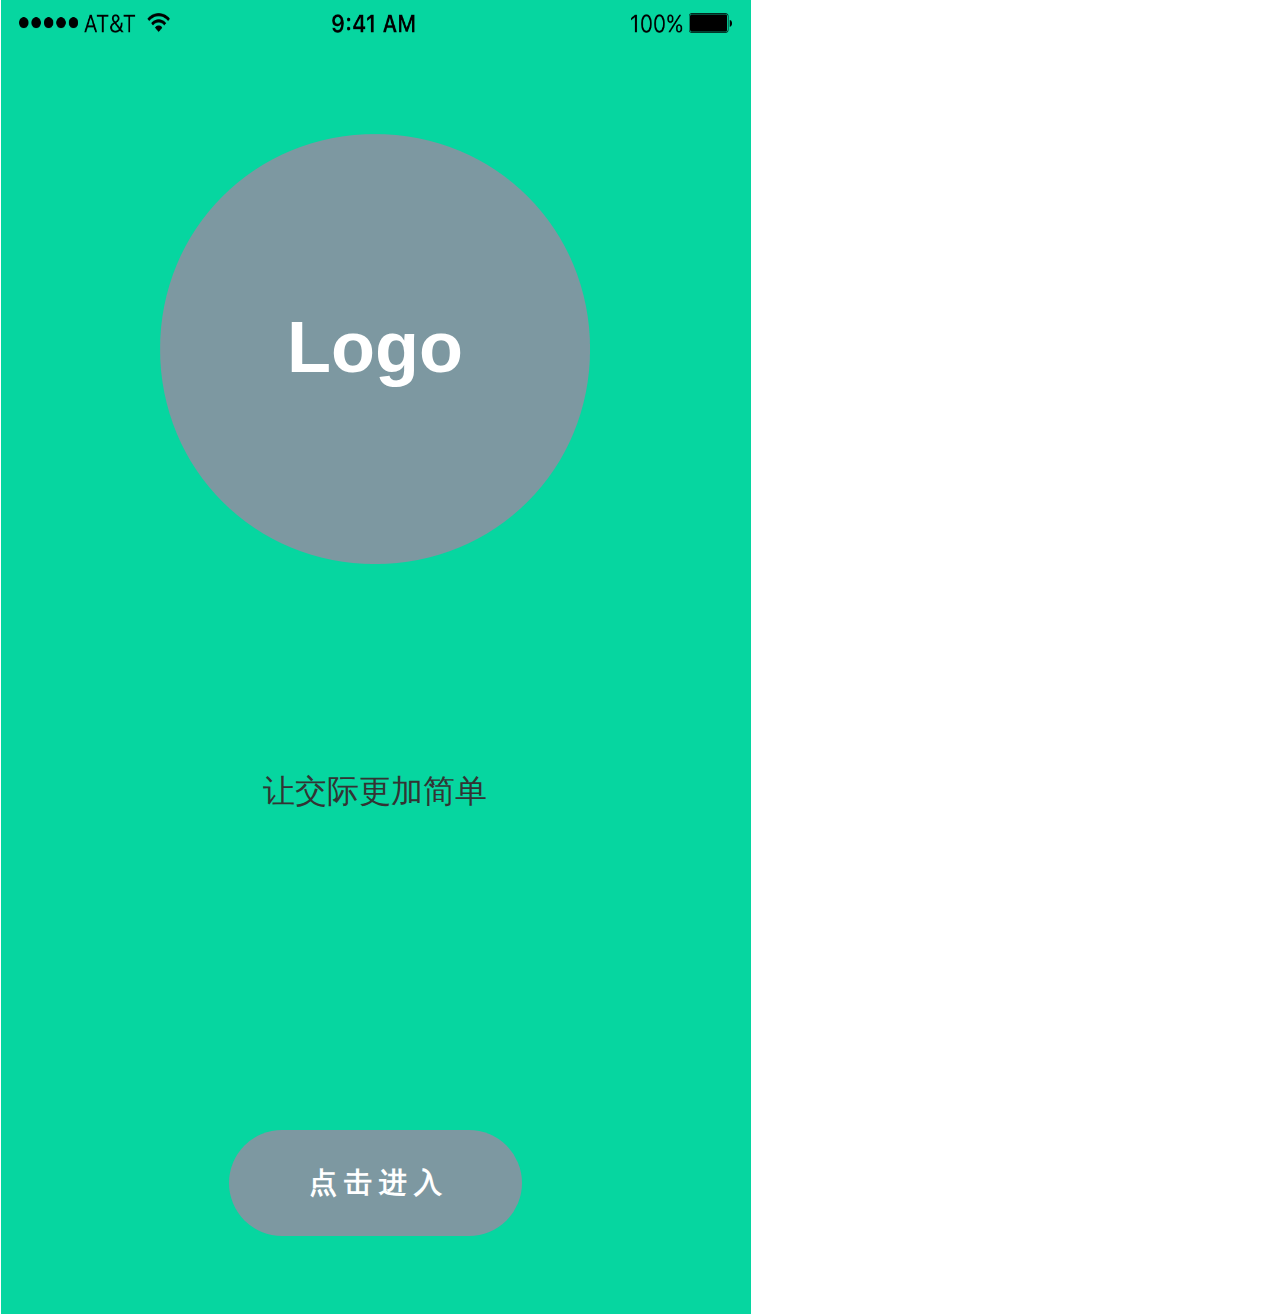
<file: index.html>
﻿<!DOCTYPE html>
<html>
  <head>
    <title>Home</title>
    <meta http-equiv="X-UA-Compatible" content="IE=edge"/>
    <meta http-equiv="content-type" content="text/html; charset=utf-8"/>
    <meta name="apple-mobile-web-app-capable" content="yes"/>
    <link href="resources/css/jquery-ui-themes.css" type="text/css" rel="stylesheet"/>
    <link href="resources/css/axure_rp_page.css" type="text/css" rel="stylesheet"/>
    <link href="data/styles.css" type="text/css" rel="stylesheet"/>
    <link href="files/home/styles.css" type="text/css" rel="stylesheet"/>
    <script src="resources/scripts/jquery-1.7.1.min.js"></script>
    <script src="resources/scripts/jquery-ui-1.8.10.custom.min.js"></script>
    <script src="resources/scripts/axure/axQuery.js"></script>
    <script src="resources/scripts/axure/globals.js"></script>
    <script src="resources/scripts/axutils.js"></script>
    <script src="resources/scripts/axure/annotation.js"></script>
    <script src="resources/scripts/axure/axQuery.std.js"></script>
    <script src="resources/scripts/axure/doc.js"></script>
    <script src="data/document.js"></script>
    <script src="resources/scripts/messagecenter.js"></script>
    <script src="resources/scripts/axure/events.js"></script>
    <script src="resources/scripts/axure/recording.js"></script>
    <script src="resources/scripts/axure/action.js"></script>
    <script src="resources/scripts/axure/expr.js"></script>
    <script src="resources/scripts/axure/geometry.js"></script>
    <script src="resources/scripts/axure/flyout.js"></script>
    <script src="resources/scripts/axure/ie.js"></script>
    <script src="resources/scripts/axure/model.js"></script>
    <script src="resources/scripts/axure/repeater.js"></script>
    <script src="resources/scripts/axure/sto.js"></script>
    <script src="resources/scripts/axure/utils.temp.js"></script>
    <script src="resources/scripts/axure/variables.js"></script>
    <script src="resources/scripts/axure/drag.js"></script>
    <script src="resources/scripts/axure/move.js"></script>
    <script src="resources/scripts/axure/visibility.js"></script>
    <script src="resources/scripts/axure/style.js"></script>
    <script src="resources/scripts/axure/adaptive.js"></script>
    <script src="resources/scripts/axure/tree.js"></script>
    <script src="resources/scripts/axure/init.temp.js"></script>
    <script src="files/home/data.js"></script>
    <script src="resources/scripts/axure/legacy.js"></script>
    <script src="resources/scripts/axure/viewer.js"></script>
    <script src="resources/scripts/axure/math.js"></script>
    <script type="text/javascript">
      $axure.utils.getTransparentGifPath = function() { return 'resources/images/transparent.gif'; };
      $axure.utils.getOtherPath = function() { return 'resources/Other.html'; };
      $axure.utils.getReloadPath = function() { return 'resources/reload.html'; };
    </script>
  </head>
  <body>
    <div id="base" class="">

      <!-- Unnamed (矩形) -->
      <div id="u0" class="ax_default box_1">
        <div id="u0_div" class=""></div>
        <!-- Unnamed () -->
        <div id="u1" class="text" style="display:none; visibility: hidden">
          <p><span></span></p>
        </div>
      </div>

      <!-- Unnamed (图像) -->
      <div id="u2" class="ax_default image">
        <img id="u2_img" class="img " src="images/home/u2.png"/>
        <!-- Unnamed () -->
        <div id="u3" class="text" style="display:none; visibility: hidden">
          <p><span></span></p>
        </div>
      </div>

      <!-- Unnamed (椭圆) -->
      <div id="u4" class="ax_default ellipse">
        <img id="u4_img" class="img " src="images/home/u4.png"/>
        <!-- Unnamed () -->
        <div id="u5" class="text" style="display:none; visibility: hidden">
          <p><span></span></p>
        </div>
      </div>

      <!-- Unnamed (矩形) -->
      <div id="u6" class="ax_default _标题_1">
        <div id="u6_div" class=""></div>
        <!-- Unnamed () -->
        <div id="u7" class="text">
          <p><span>Logo</span></p>
        </div>
      </div>

      <!-- Unnamed (矩形) -->
      <div id="u8" class="ax_default button">
        <div id="u8_div" class=""></div>
        <!-- Unnamed () -->
        <div id="u9" class="text">
          <p><span>点 击 进 入</span></p>
        </div>
      </div>

      <!-- Unnamed (矩形) -->
      <div id="u10" class="ax_default _标题_1">
        <div id="u10_div" class=""></div>
        <!-- Unnamed () -->
        <div id="u11" class="text">
          <p><span>让交际更加简单</span></p>
        </div>
      </div>
    </div>
  </body>
</html>
</file>
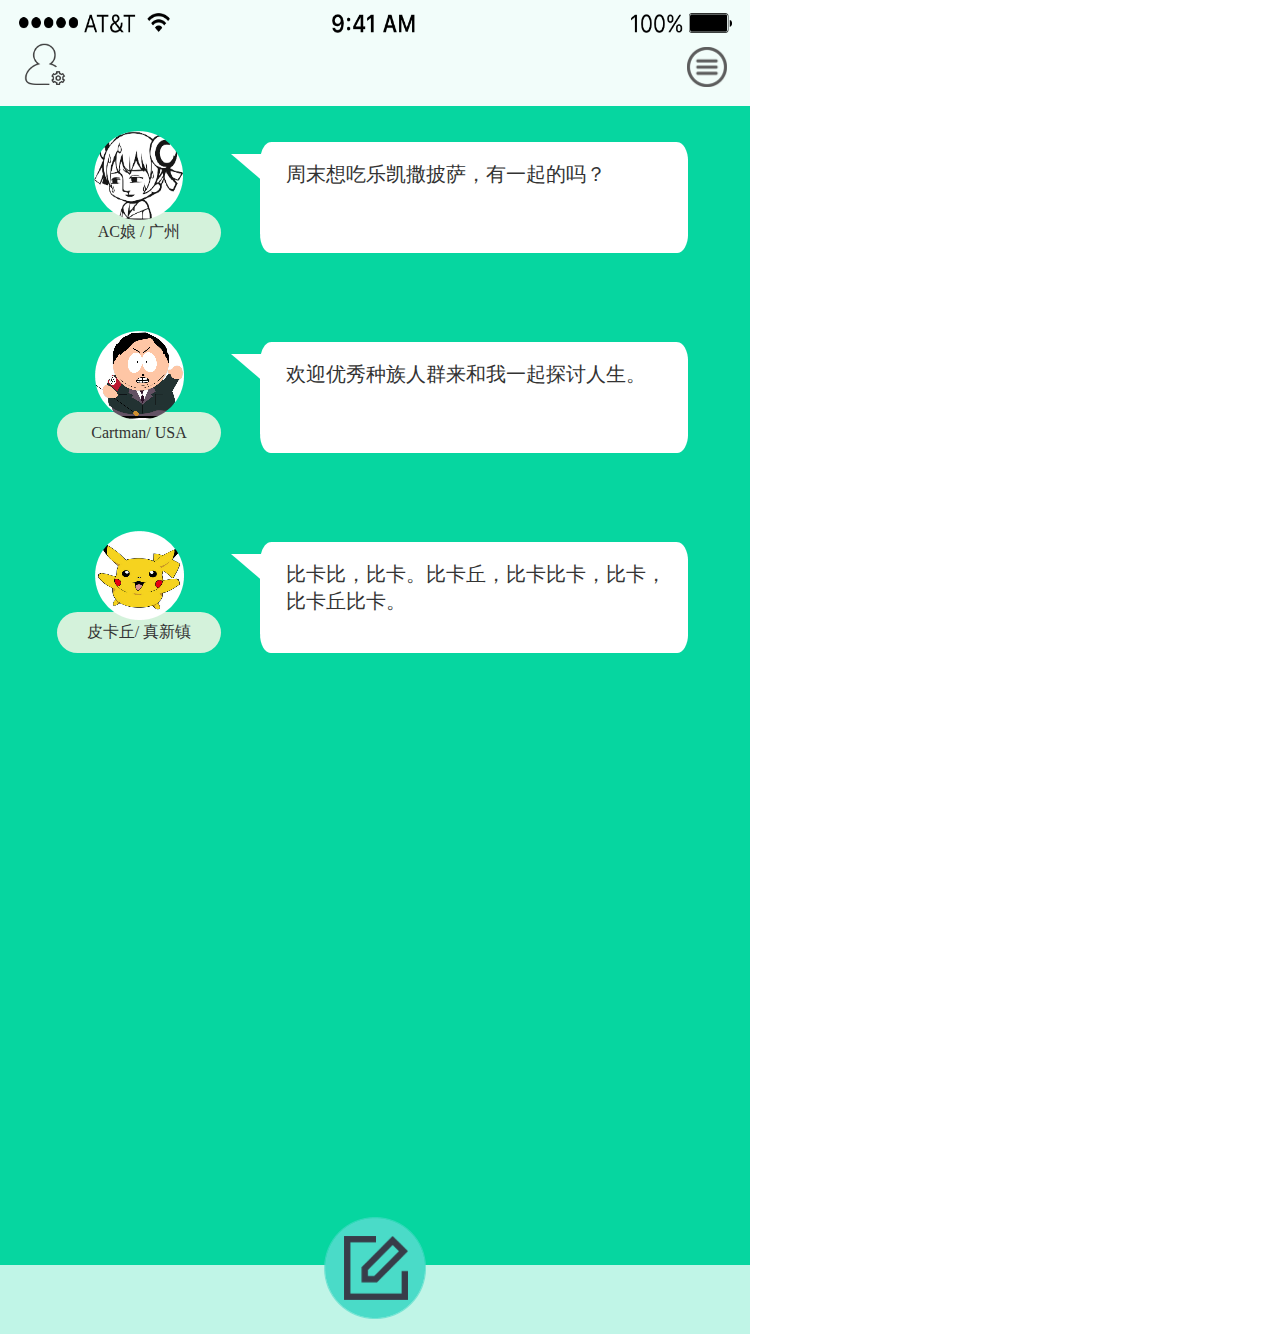
<file: page_1.html>
﻿<!DOCTYPE html>
<html>
  <head>
    <title>Page 1</title>
    <meta http-equiv="X-UA-Compatible" content="IE=edge"/>
    <meta http-equiv="content-type" content="text/html; charset=utf-8"/>
    <meta name="apple-mobile-web-app-capable" content="yes"/>
    <link href="resources/css/jquery-ui-themes.css" type="text/css" rel="stylesheet"/>
    <link href="resources/css/axure_rp_page.css" type="text/css" rel="stylesheet"/>
    <link href="data/styles.css" type="text/css" rel="stylesheet"/>
    <link href="files/page_1/styles.css" type="text/css" rel="stylesheet"/>
    <script src="resources/scripts/jquery-1.7.1.min.js"></script>
    <script src="resources/scripts/jquery-ui-1.8.10.custom.min.js"></script>
    <script src="resources/scripts/axure/axQuery.js"></script>
    <script src="resources/scripts/axure/globals.js"></script>
    <script src="resources/scripts/axutils.js"></script>
    <script src="resources/scripts/axure/annotation.js"></script>
    <script src="resources/scripts/axure/axQuery.std.js"></script>
    <script src="resources/scripts/axure/doc.js"></script>
    <script src="data/document.js"></script>
    <script src="resources/scripts/messagecenter.js"></script>
    <script src="resources/scripts/axure/events.js"></script>
    <script src="resources/scripts/axure/recording.js"></script>
    <script src="resources/scripts/axure/action.js"></script>
    <script src="resources/scripts/axure/expr.js"></script>
    <script src="resources/scripts/axure/geometry.js"></script>
    <script src="resources/scripts/axure/flyout.js"></script>
    <script src="resources/scripts/axure/ie.js"></script>
    <script src="resources/scripts/axure/model.js"></script>
    <script src="resources/scripts/axure/repeater.js"></script>
    <script src="resources/scripts/axure/sto.js"></script>
    <script src="resources/scripts/axure/utils.temp.js"></script>
    <script src="resources/scripts/axure/variables.js"></script>
    <script src="resources/scripts/axure/drag.js"></script>
    <script src="resources/scripts/axure/move.js"></script>
    <script src="resources/scripts/axure/visibility.js"></script>
    <script src="resources/scripts/axure/style.js"></script>
    <script src="resources/scripts/axure/adaptive.js"></script>
    <script src="resources/scripts/axure/tree.js"></script>
    <script src="resources/scripts/axure/init.temp.js"></script>
    <script src="files/page_1/data.js"></script>
    <script src="resources/scripts/axure/legacy.js"></script>
    <script src="resources/scripts/axure/viewer.js"></script>
    <script src="resources/scripts/axure/math.js"></script>
    <script type="text/javascript">
      $axure.utils.getTransparentGifPath = function() { return 'resources/images/transparent.gif'; };
      $axure.utils.getOtherPath = function() { return 'resources/Other.html'; };
      $axure.utils.getReloadPath = function() { return 'resources/reload.html'; };
    </script>
  </head>
  <body>
    <div id="base" class="">

      <!-- Unnamed (矩形) -->
      <div id="u12" class="ax_default box_1">
        <div id="u12_div" class=""></div>
        <!-- Unnamed () -->
        <div id="u13" class="text" style="display:none; visibility: hidden">
          <p><span></span></p>
        </div>
      </div>

      <!-- Unnamed (矩形) -->
      <div id="u14" class="ax_default box_1">
        <div id="u14_div" class=""></div>
        <!-- Unnamed () -->
        <div id="u15" class="text" style="display:none; visibility: hidden">
          <p><span></span></p>
        </div>
      </div>

      <!-- Unnamed (图像) -->
      <div id="u16" class="ax_default image">
        <img id="u16_img" class="img " src="images/page_1/u16.png"/>
        <!-- Unnamed () -->
        <div id="u17" class="text" style="display:none; visibility: hidden">
          <p><span></span></p>
        </div>
      </div>

      <!-- Unnamed (图像) -->
      <div id="u18" class="ax_default image">
        <img id="u18_img" class="img " src="images/page_1/u18.png"/>
        <!-- Unnamed () -->
        <div id="u19" class="text" style="display:none; visibility: hidden">
          <p><span></span></p>
        </div>
      </div>

      <!-- Unnamed (图像) -->
      <div id="u20" class="ax_default image">
        <img id="u20_img" class="img " src="images/home/u2.png"/>
        <!-- Unnamed () -->
        <div id="u21" class="text" style="display:none; visibility: hidden">
          <p><span></span></p>
        </div>
      </div>

      <!-- 头像1 (组合) -->
      <div id="u22" class="ax_default" data-label="头像1" data-width="750" data-height="1203">

        <!-- Unnamed (矩形) -->
        <div id="u23" class="ax_default box_1">
          <div id="u23_div" class=""></div>
          <!-- Unnamed () -->
          <div id="u24" class="text">
            <p><span>AC娘 / 广州</span></p>
          </div>
        </div>

        <!-- Unnamed (图像) -->
        <div id="u25" class="ax_default image">
          <img id="u25_img" class="img " src="images/page_1/u25.png"/>
          <!-- Unnamed () -->
          <div id="u26" class="text" style="display:none; visibility: hidden">
            <p><span></span></p>
          </div>
        </div>

        <!-- Unnamed (矩形) -->
        <div id="u27" class="ax_default box_1">
          <div id="u27_div" class=""></div>
          <!-- Unnamed () -->
          <div id="u28" class="text" style="display:none; visibility: hidden">
            <p><span></span></p>
          </div>
        </div>
      </div>

      <!-- 头像2 (组合) -->
      <div id="u29" class="ax_default" data-label="头像2" data-width="164" data-height="122">

        <!-- Unnamed (矩形) -->
        <div id="u30" class="ax_default box_1">
          <div id="u30_div" class=""></div>
          <!-- Unnamed () -->
          <div id="u31" class="text">
            <p><span>Cartman/ USA</span></p>
          </div>
        </div>

        <!-- Unnamed (图像) -->
        <div id="u32" class="ax_default image">
          <img id="u32_img" class="img " src="images/page_1/u32.png"/>
          <!-- Unnamed () -->
          <div id="u33" class="text" style="display:none; visibility: hidden">
            <p><span></span></p>
          </div>
        </div>
      </div>

      <!-- content2 (组合) -->
      <div id="u34" class="ax_default" data-label="content2" data-width="457" data-height="111">

        <!-- Unnamed (形状) -->
        <div id="u35" class="ax_default box_1">
          <img id="u35_img" class="img " src="images/page_1/u35.png"/>
          <!-- Unnamed () -->
          <div id="u36" class="text" style="display:none; visibility: hidden">
            <p><span></span></p>
          </div>
        </div>

        <!-- Unnamed (矩形) -->
        <div id="u37" class="ax_default _文本">
          <div id="u37_div" class=""></div>
          <!-- Unnamed () -->
          <div id="u38" class="text">
            <p><span>欢迎优秀种族人群来和我一起探讨人生。</span></p>
          </div>
        </div>
      </div>

      <!-- 头像2 (组合) -->
      <div id="u39" class="ax_default" data-label="头像2" data-width="164" data-height="122">

        <!-- Unnamed (矩形) -->
        <div id="u40" class="ax_default box_1">
          <div id="u40_div" class=""></div>
          <!-- Unnamed () -->
          <div id="u41" class="text">
            <p><span>皮卡丘/ 真新镇</span></p>
          </div>
        </div>

        <!-- Unnamed (图像) -->
        <div id="u42" class="ax_default image">
          <img id="u42_img" class="img " src="images/page_1/u42.png"/>
          <!-- Unnamed () -->
          <div id="u43" class="text" style="display:none; visibility: hidden">
            <p><span></span></p>
          </div>
        </div>
      </div>

      <!-- content2 (组合) -->
      <div id="u44" class="ax_default" data-label="content2" data-width="457" data-height="111">

        <!-- Unnamed (形状) -->
        <div id="u45" class="ax_default box_1">
          <img id="u45_img" class="img " src="images/page_1/u35.png"/>
          <!-- Unnamed () -->
          <div id="u46" class="text" style="display:none; visibility: hidden">
            <p><span></span></p>
          </div>
        </div>

        <!-- Unnamed (矩形) -->
        <div id="u47" class="ax_default _文本">
          <div id="u47_div" class=""></div>
          <!-- Unnamed () -->
          <div id="u48" class="text">
            <p><span>比卡比，比卡。比卡丘，比卡比卡，比卡，比卡丘比卡。</span></p>
          </div>
        </div>
      </div>

      <!-- Unnamed (椭圆) -->
      <div id="u49" class="ax_default ellipse">
        <img id="u49_img" class="img " src="images/page_1/u49.png"/>
        <!-- Unnamed () -->
        <div id="u50" class="text" style="display:none; visibility: hidden">
          <p><span></span></p>
        </div>
      </div>

      <!-- Unnamed (图像) -->
      <div id="u51" class="ax_default image">
        <img id="u51_img" class="img " src="images/page_1/u51.png"/>
        <!-- Unnamed () -->
        <div id="u52" class="text" style="display:none; visibility: hidden">
          <p><span></span></p>
        </div>
      </div>

      <!-- content1 (组合) -->
      <div id="u53" class="ax_default" data-label="content1" data-width="457" data-height="111">

        <!-- Unnamed (形状) -->
        <div id="u54" class="ax_default box_1">
          <img id="u54_img" class="img " src="images/page_1/u35.png"/>
          <!-- Unnamed () -->
          <div id="u55" class="text" style="display:none; visibility: hidden">
            <p><span></span></p>
          </div>
        </div>

        <!-- Unnamed (矩形) -->
        <div id="u56" class="ax_default _文本">
          <div id="u56_div" class=""></div>
          <!-- Unnamed () -->
          <div id="u57" class="text">
            <p><span>周末想吃乐凯撒披萨，有一起的吗？</span></p>
          </div>
        </div>
      </div>
    </div>
  </body>
</html>
</file>
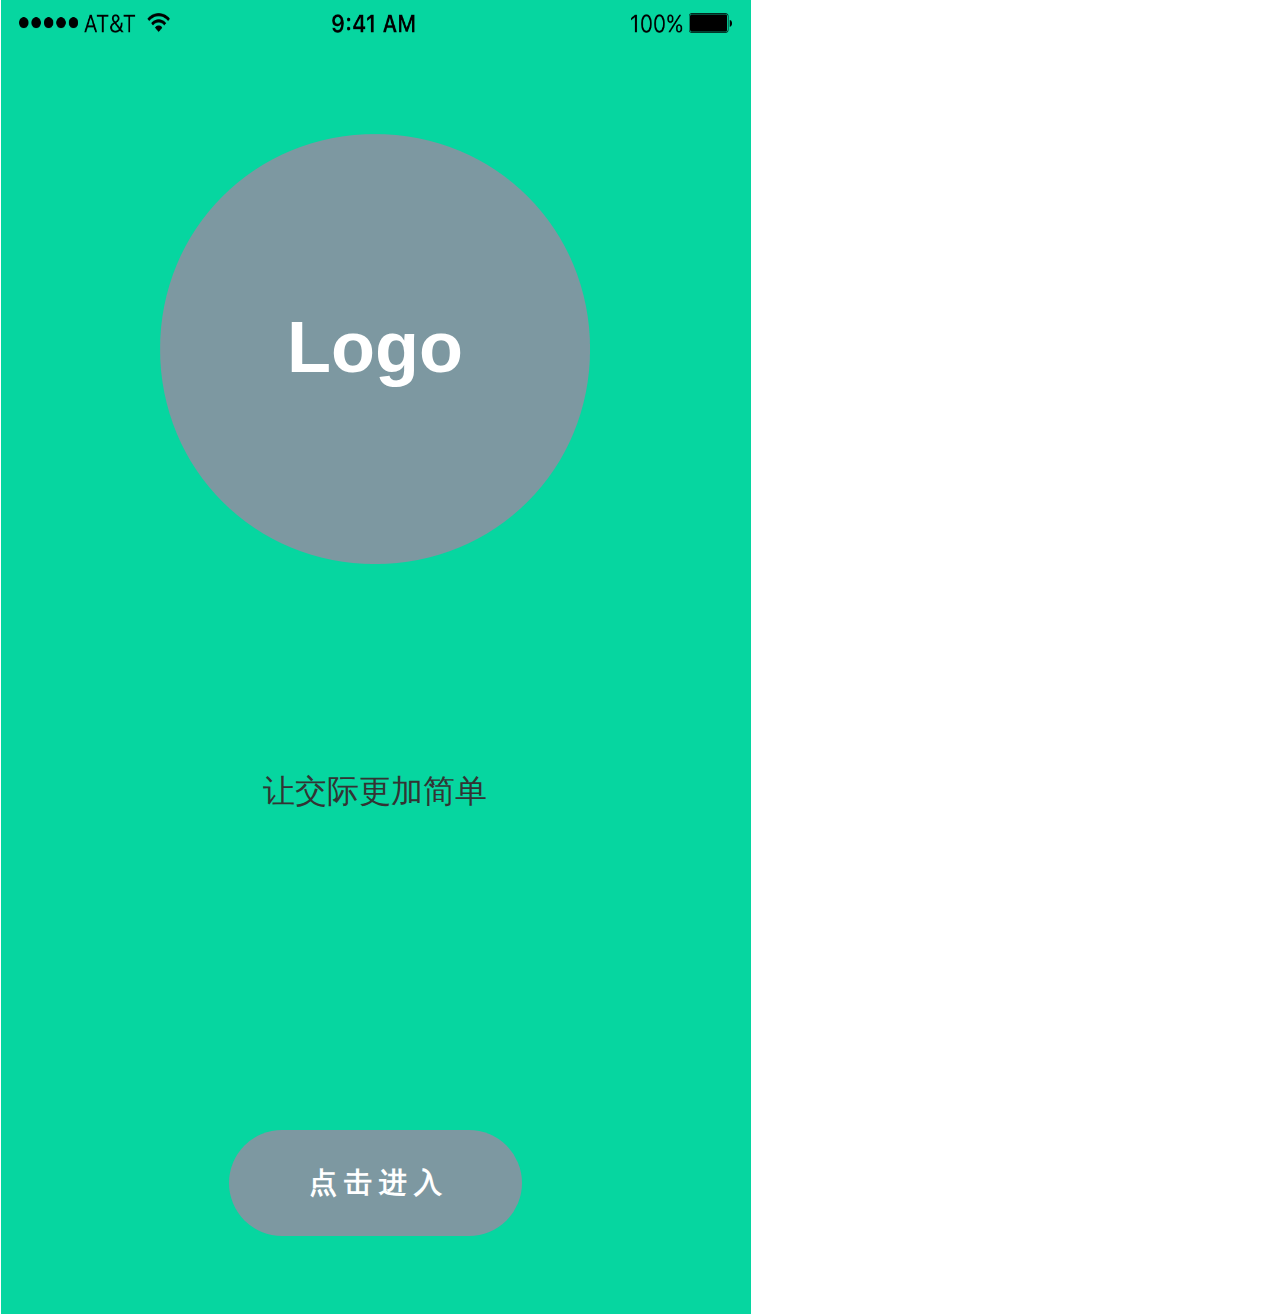
<file: resources/reload.html>
﻿<html>
	<head>
		<title></title>
	</head>
	<body>
	
	<script language="javascript">
	function getUrl() {
      var query = window.location.hash.substring(1);
      var vars = query.split("&&&");
      for (var i=0;i<vars.length;i++) {
        var url = vars[i];
        return decodeURI(url).replace("html%23","html#");
      } 
    }

    var rel = '../';
    var url = getUrl();
    if (url.indexOf(":") > 0 && url.indexOf(":") < 10) rel = '';
	self.location.href = rel + url;
	</script>
	
	</body>
</html>
</file>
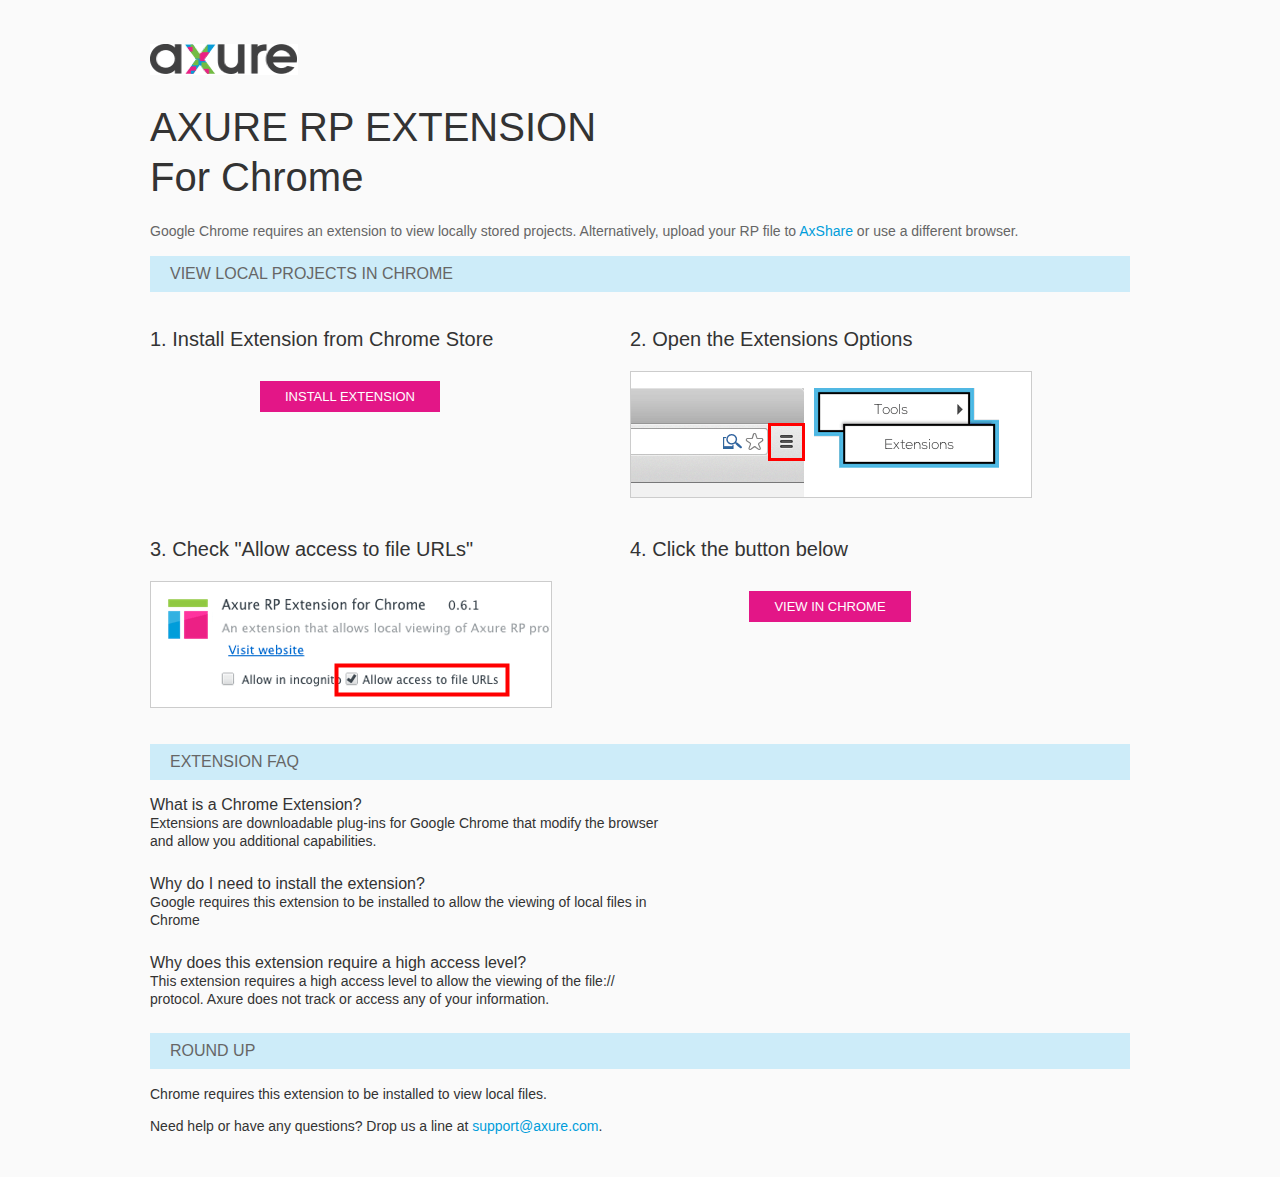
<file: resources/chrome/chrome.html>
<html>
<head>
    <title>Install the Axure RP Chrome Extension</title>
    <style type="text/css">
        *
        {
            font-family: Helvetica, Arial, sans-serif;
        }
        body
        {
            text-align: center;
            background-color: #fafafa;
        }
        p
        {
            font-size: 14px;
            line-height: 18px;
            color: #333333;
        }
        div.container
        {
            width: 980px;
            margin-left: auto;
            margin-right: auto;
            text-align: left;
        }
        a
        {
            text-decoration: none;
            color: #009dda;
        }
        .button
        {
            background: #E31687;
            font: normal 16px Arial, sans-serif;
            color: #FFFFFF;
            padding: 8px 25px 8px 25px;
            border: 0;
            display: inline-block;
            margin-top: 10px;
            text-transform: uppercase;
            font-size: 13px;
        }
        a:hover.button
        {
            opacity: .8;
        }
        div.left
        {
            width: 400px;
            float: left;
            margin-right: 80px;
        }
        div.right
        {
            width: 400px;
            float: left;
        }
        div.buttonContainer
        {
            text-align: center;
        }
        h1
        {
            font-size: 40px;
            color: #333333;
            line-height: 50px;
            margin-bottom: 20px;
            font-weight: normal;
        }
        h2
        {
            font-size: 38px;
            font-weight: normal;
            color: #08639C;
            text-align: center;
        }
        h3
        {
            font-size: 20px;
            color: #333333;
            font-weight: normal;
        }
        .heading
        {
            background-color: #cdecf9;
            height: 36px;
            line-height: 36px;
            padding-left: 20px;
            font-size: 16px;
            color: #666666;
        }
        span.faq
        {
            font-size: 16px;
            font-weight: normal;
            color: #333333;
            display: block;
        }
    </style>
</head>
<body>
    <div class="container">
        <br />
        <br />
        <img src="axure_logo.gif" alt="axure" />
        <br />
        <h1>
            AXURE RP EXTENSION<br />
            For Chrome</h1>
        <p style="font-size: 14px; color: #666666; margin-top: 10px;">
            Google Chrome requires an extension to view locally stored projects. Alternatively,
            upload your RP file to <a href="https://share.axure.com">AxShare</a> or use a different
            browser.</p>
        <h3 class="heading">
            VIEW LOCAL PROJECTS IN CHROME</h3>
        <div class="left">
            <h3>
                1. Install Extension from Chrome Store</h3>
            <div class="buttonContainer">
                <a class="button" href="https://chrome.google.com/webstore/detail/dogkpdfcklifaemcdfbildhcofnopogp"
                    target="_blank">Install Extension</a>
            </div>
        </div>
        <div class="right">
            <h3>
                2. Open the Extensions Options</h3>
            <img src="extensions_menu.gif" alt="extensions" />
        </div>
        <div style="clear: both; height: 20px;">
            &nbsp;</div>
        <div class="left">
            <h3>
                3. Check "Allow access to file URLs"</h3>
            <img src="allow_access.gif" alt="allow access" />
        </div>
        <div class="right">
            <h3>
                4. Click the button below</h3>
            <div class="buttonContainer">
                <a class="button" href="../../start.html">View in Chrome</a>
            </div>
        </div>
        <div style="clear: both; height: 20px;">
        </div>
        <h3 class="heading">
            EXTENSION FAQ</h3>
        <p>
            <span class="faq">What is a Chrome Extension?</span> Extensions are downloadable
            plug-ins for Google Chrome that modify the browser<br />
            and allow you additional capabilities.
        </p>
        <p style="margin-top: 25px;">
            <span class="faq">Why do I need to install the extension?</span> Google requires
            this extension to be installed to allow the viewing of local files in<br />
            Chrome
        </p>
        <p style="margin-top: 25px; margin-bottom: 25px;">
            <span class="faq">Why does this extension require a high access level?</span> This
            extension requires a high access level to allow the viewing of the file://<br />
            protocol. Axure does not track or access any of your information.
        </p>
        <h3 class="heading">
            ROUND UP</h3>
        <p>
            Chrome requires this extension to be installed to view local files.</p>
        <p>
            Need help or have any questions? Drop us a line at <a href="mailto:support@axure.com">
                support@axure.com</a>.
        </p>
        <div style="clear: both; height: 20px;">
        </div>
    </div>
</body>
</html>
</file>
<file: resources/css/axure_rp_page.css>
﻿/* so the window resize fires within a frame in IE7 */
html, body {
    height: 100%;
}

a {
    color: inherit;
}

p {
    margin: 0px;
    text-rendering: optimizeLegibility;
    font-feature-settings: "kern" 1;
    -webkit-font-feature-settings: "kern";
    -moz-font-feature-settings: "kern";
    -moz-font-feature-settings: "kern=1";
    font-kerning: normal;
}

iframe {
    background: #FFFFFF;
}

/* to match IE with C, FF */
input {
    padding: 1px 0px 1px 0px;
    box-sizing: border-box;
    -moz-box-sizing: border-box;
}

textarea {
    margin: 0px;
    box-sizing: border-box;
    -moz-box-sizing: border-box;
}

div.intcases {
    font-family: arial; 
    font-size: 12px;
    text-align:left; 
    border:1px solid #AAA; 
    background:#FFF none repeat scroll 0% 0%; 
    z-index:9999; 
    visibility:hidden; 
    position:absolute;
    padding: 0px;
    border-radius: 3px;
    white-space: nowrap;
}

div.intcaselink {
    cursor: pointer;
    padding: 3px 8px 3px 8px;
    margin: 5px;
    background:#EEE none repeat scroll 0% 0%; 
    border:1px solid #AAA;
    border-radius: 3px;
}

div.refpageimage {
    position: absolute;
    left: 0px;
    top: 0px;
    font-size: 0px;
    width: 16px;
    height: 16px;
    cursor: pointer;
    background-image: url(images/newwindow.gif);
    background-repeat: no-repeat;
}

div.annnoteimage {
    position: absolute;
    left: 0px;
    top: 0px;
    font-size: 0px;
    /*width: 16px;
    height: 12px;*/
    cursor: help;
    /*background-image: url(images/note.gif);*/
    /*background-repeat: no-repeat;*/
    width: 13px;
    height: 12px;
    padding-top: 1px;
    text-align: center;
    background-color: #138CDD;
    -moz-box-shadow: 1px 1px 3px #aaa;
    -webkit-box-shadow: 1px 1px 3px #aaa;
    box-shadow: 1px 1px 3px #aaa;
}

div.annnoteline {
    display: inline-block;
    width: 9px;
    height: 1px;
    border-bottom: 1px solid white;
    margin-top: 1px;
}

div.annnotelabel {
    position: absolute;
    left: 0px;
    top: 0px;
    font-family: Helvetica,Arial;
    font-size: 10px;
    /*border: 1px solid rgb(166,221,242);*/
    cursor: help;
    /*background:rgb(0,157,217) none repeat scroll 0% 0%;*/ 
    padding: 1px 3px 1px 3px;
    white-space: nowrap;
    color: white;
    
    background-color: #138CDD;
    -moz-box-shadow: 1px 1px 3px #aaa;
    -webkit-box-shadow: 1px 1px 3px #aaa;
    box-shadow: 1px 1px 3px #aaa;
}

.annotation {
    font-size: 12px;
    padding-left: 2px;
    margin-bottom: 5px;
}

.annotationName {
    /*font-size: 13px;
    font-weight: bold;
    margin-bottom: 3px;
    white-space: nowrap;*/

    font-family: 'Trebuchet MS';
    font-size: 14px;
    font-weight: bold;
    margin-bottom: 5px;
    white-space: nowrap;
}

.annotationValue {
    font-family: Arial, Helvetica, Sans-Serif;
    font-size: 12px;
    color: #4a4a4a;
    line-height: 21px;
    margin-bottom: 20px;
}

.noteLink {
    text-decoration: inherit;
    color: inherit;
}

.noteLink:hover {
    background-color: white;
}

/* this is a fix for the issue where dialogs jump around and takes the text-align from the body */
.dialogFix {
    position:absolute;
    text-align:left;
    border: 1px solid #8f949a;
}


@keyframes pulsate {
  from {
    box-shadow: 0 0 10px #15d6ba;
  }
  to {
    box-shadow: 0 0 20px #15d6ba;
  }
}

@-webkit-keyframes pulsate {
  from {
    -webkit-box-shadow: 0 0 10px #15d6ba;
    box-shadow: 0 0 10px #15d6ba;
  }
  to {
    -webkit-box-shadow: 0 0 20px #15d6ba;
    box-shadow: 0 0 20px #15d6ba;
  }
}
 
@-moz-keyframes pulsate {
  from {
    -moz-box-shadow: 0 0 10px #15d6ba;
    box-shadow: 0 0 10px #15d6ba;
  }
  to {
    -moz-box-shadow: 0 0 20px #15d6ba;
    box-shadow: 0 0 20px #15d6ba;
  }
}

.legacyPulsateBorder {
    /*border: 5px solid #15d6ba;
    margin: -5px;*/
    -moz-box-shadow: 0 0 10px 3px #15d6ba;
    box-shadow: 0 0 10px 3px #15d6ba;
}

.pulsateBorder {
  animation-name: pulsate;
  animation-timing-function: ease-in-out;
  animation-duration: 0.9s;
  animation-iteration-count: infinite;
  animation-direction: alternate;
  
  -webkit-animation-name: pulsate;
  -webkit-animation-timing-function: ease-in-out;
  -webkit-animation-duration: 0.9s;
  -webkit-animation-iteration-count: infinite;
  -webkit-animation-direction: alternate;

  -moz-animation-name: pulsate;
  -moz-animation-timing-function: ease-in-out;
  -moz-animation-duration: 0.9s;
  -moz-animation-iteration-count: infinite;
  -moz-animation-direction: alternate;
}

.ax_default_hidden, .ax_default_unplaced{
    display: none;
    visibility: hidden;
}

.widgetNoteSelected {
    -moz-box-shadow: 0 0 10px 3px #138CDD;
    box-shadow: 0 0 10px 3px #138CDD;
    /*-moz-box-shadow: 0 0 20px #3915d6;
    box-shadow: 0 0 20px #3915d6;*/
    /*border: 3px solid #3915d6;*/
    /*margin: -3px;*/
}


.singleImg {
    display: none;
    visibility: hidden;
}
</file>
<file: data/styles.css>
﻿.ax_default {
  font-family:'Arial Normal', 'Arial';
  font-weight:400;
  font-style:normal;
  font-size:13px;
  color:#333333;
  text-align:center;
  line-height:normal;
}
.box_1 {
}
.ellipse {
}
.image {
}
.button {
}
._标题_1 {
  font-family:'Arial Normal', 'Arial';
  font-weight:bold;
  font-style:normal;
  font-size:32px;
  text-align:left;
}
._标题_2 {
  font-family:'Arial Normal', 'Arial';
  font-weight:bold;
  font-style:normal;
  font-size:24px;
  text-align:left;
}
._标题_3 {
  font-family:'Arial Normal', 'Arial';
  font-weight:bold;
  font-style:normal;
  font-size:18px;
  text-align:left;
}
._标题_4 {
  font-family:'Arial Normal', 'Arial';
  font-weight:bold;
  font-style:normal;
  font-size:14px;
  text-align:left;
}
._标题_5 {
  font-family:'Arial Normal', 'Arial';
  font-weight:bold;
  font-style:normal;
  text-align:left;
}
._标题_6 {
  font-family:'Arial Normal', 'Arial';
  font-weight:bold;
  font-style:normal;
  font-size:10px;
  text-align:left;
}
.label {
  font-size:14px;
  text-align:left;
}
._文本 {
  text-align:left;
}
.droplist {
  color:#000000;
  text-align:left;
}
.html_button {
  font-size:36px;
  text-align:center;
}
</file>
<file: files/home/styles.css>
﻿body {
  margin:0px;
  background-image:none;
  position:static;
  left:auto;
  width:751px;
  margin-left:0;
  margin-right:0;
  text-align:left;
}
#base {
  position:absolute;
  z-index:0;
}
#u0_div {
  position:absolute;
  left:0px;
  top:0px;
  width:750px;
  height:1334px;
  background:inherit;
  background-color:rgba(6, 214, 160, 1);
  border:none;
  border-radius:0px;
  -moz-box-shadow:none;
  -webkit-box-shadow:none;
  box-shadow:none;
  font-size:18px;
}
#u0 {
  position:absolute;
  left:1px;
  top:-20px;
  width:750px;
  height:1334px;
  font-size:18px;
}
#u1 {
  position:absolute;
  left:2px;
  top:659px;
  width:746px;
  visibility:hidden;
  word-wrap:break-word;
}
#u2_img {
  position:absolute;
  left:0px;
  top:0px;
  width:713px;
  height:20px;
}
#u2 {
  position:absolute;
  left:19px;
  top:13px;
  width:713px;
  height:20px;
}
#u3 {
  position:absolute;
  left:2px;
  top:2px;
  width:709px;
  visibility:hidden;
  word-wrap:break-word;
}
#u4_img {
  position:absolute;
  left:0px;
  top:0px;
  width:430px;
  height:430px;
}
#u4 {
  position:absolute;
  left:160px;
  top:134px;
  width:430px;
  height:430px;
  font-size:72px;
}
#u5 {
  position:absolute;
  left:2px;
  top:207px;
  width:426px;
  visibility:hidden;
  word-wrap:break-word;
}
#u6_div {
  position:absolute;
  left:0px;
  top:0px;
  width:177px;
  height:87px;
  background:inherit;
  background-color:rgba(255, 255, 255, 0);
  border:none;
  border-radius:0px;
  -moz-box-shadow:none;
  -webkit-box-shadow:none;
  box-shadow:none;
  font-family:'Arial Negreta', 'Arial Normal', 'Arial';
  font-weight:700;
  font-style:normal;
  font-size:72px;
  color:#FFFFFF;
}
#u6 {
  position:absolute;
  left:287px;
  top:306px;
  width:177px;
  height:87px;
  font-family:'Arial Negreta', 'Arial Normal', 'Arial';
  font-weight:700;
  font-style:normal;
  font-size:72px;
  color:#FFFFFF;
}
#u7 {
  position:absolute;
  left:0px;
  top:0px;
  width:177px;
  white-space:nowrap;
}
#u8_div {
  position:absolute;
  left:0px;
  top:0px;
  width:293px;
  height:106px;
  background:inherit;
  background-color:rgba(125, 152, 161, 1);
  border:none;
  border-radius:57px;
  -moz-box-shadow:none;
  -webkit-box-shadow:none;
  box-shadow:none;
  font-family:'微软雅黑 Bold', '微软雅黑';
  font-weight:700;
  font-style:normal;
  font-size:28px;
  color:#FFFFFF;
}
#u8 {
  position:absolute;
  left:229px;
  top:1130px;
  width:293px;
  height:106px;
  font-family:'微软雅黑 Bold', '微软雅黑';
  font-weight:700;
  font-style:normal;
  font-size:28px;
  color:#FFFFFF;
}
#u9 {
  position:absolute;
  left:2px;
  top:35px;
  width:289px;
  word-wrap:break-word;
}
#u10_div {
  position:absolute;
  left:0px;
  top:0px;
  width:225px;
  height:37px;
  background:inherit;
  background-color:rgba(255, 255, 255, 0);
  border:none;
  border-radius:0px;
  -moz-box-shadow:none;
  -webkit-box-shadow:none;
  box-shadow:none;
  font-family:'Arial Normal', 'Arial';
  font-weight:400;
  font-style:normal;
}
#u10 {
  position:absolute;
  left:263px;
  top:770px;
  width:225px;
  height:37px;
  font-family:'Arial Normal', 'Arial';
  font-weight:400;
  font-style:normal;
}
#u11 {
  position:absolute;
  left:0px;
  top:0px;
  width:225px;
  white-space:nowrap;
}
</file>
<file: files/page_1/styles.css>
﻿body {
  margin:0px;
  background-image:none;
  position:static;
  left:auto;
  width:750px;
  margin-left:0;
  margin-right:0;
  text-align:left;
}
#base {
  position:absolute;
  z-index:0;
}
#u12_div {
  position:absolute;
  left:0px;
  top:0px;
  width:750px;
  height:1461px;
  background:inherit;
  background-color:rgba(6, 214, 160, 1);
  border:none;
  border-radius:0px;
  -moz-box-shadow:none;
  -webkit-box-shadow:none;
  box-shadow:none;
  font-size:18px;
}
#u12 {
  position:absolute;
  left:0px;
  top:-127px;
  width:750px;
  height:1461px;
  font-size:18px;
}
#u13 {
  position:absolute;
  left:2px;
  top:722px;
  width:746px;
  visibility:hidden;
  word-wrap:break-word;
}
#u14_div {
  position:absolute;
  left:0px;
  top:0px;
  width:750px;
  height:106px;
  background:inherit;
  background-color:rgba(255, 255, 255, 1);
  border:none;
  border-radius:0px;
  -moz-box-shadow:none;
  -webkit-box-shadow:none;
  box-shadow:none;
}
#u14 {
  position:absolute;
  left:0px;
  top:0px;
  width:750px;
  height:106px;
  opacity:0.95;
}
#u15 {
  position:absolute;
  left:2px;
  top:45px;
  width:746px;
  visibility:hidden;
  word-wrap:break-word;
}
#u16_img {
  position:absolute;
  left:0px;
  top:0px;
  width:40px;
  height:40px;
}
#u16 {
  position:absolute;
  left:687px;
  top:47px;
  width:40px;
  height:40px;
}
#u17 {
  position:absolute;
  left:2px;
  top:12px;
  width:36px;
  visibility:hidden;
  word-wrap:break-word;
}
#u18_img {
  position:absolute;
  left:0px;
  top:0px;
  width:42px;
  height:42px;
}
#u18 {
  position:absolute;
  left:24px;
  top:43px;
  width:42px;
  height:42px;
}
#u19 {
  position:absolute;
  left:2px;
  top:13px;
  width:38px;
  visibility:hidden;
  word-wrap:break-word;
}
#u20_img {
  position:absolute;
  left:0px;
  top:0px;
  width:713px;
  height:20px;
}
#u20 {
  position:absolute;
  left:19px;
  top:13px;
  width:713px;
  height:20px;
}
#u21 {
  position:absolute;
  left:2px;
  top:2px;
  width:709px;
  visibility:hidden;
  word-wrap:break-word;
}
#u22 {
  position:absolute;
  left:0px;
  top:0px;
  width:0px;
  height:0px;
}
#u23_div {
  position:absolute;
  left:0px;
  top:0px;
  width:164px;
  height:41px;
  background:inherit;
  background-color:rgba(212, 242, 219, 1);
  border:none;
  border-radius:100px;
  -moz-box-shadow:none;
  -webkit-box-shadow:none;
  box-shadow:none;
  font-family:'微软雅黑';
  font-weight:400;
  font-style:normal;
  font-size:16px;
}
#u23 {
  position:absolute;
  left:57px;
  top:212px;
  width:164px;
  height:41px;
  font-family:'微软雅黑';
  font-weight:400;
  font-style:normal;
  font-size:16px;
}
#u24 {
  position:absolute;
  left:2px;
  top:10px;
  width:160px;
  word-wrap:break-word;
}
#u25_img {
  position:absolute;
  left:0px;
  top:0px;
  width:89px;
  height:89px;
}
#u25 {
  position:absolute;
  left:94px;
  top:131px;
  width:89px;
  height:89px;
}
#u26 {
  position:absolute;
  left:2px;
  top:36px;
  width:85px;
  visibility:hidden;
  word-wrap:break-word;
}
#u27_div {
  position:absolute;
  left:0px;
  top:0px;
  width:750px;
  height:69px;
  background:inherit;
  background-color:rgba(255, 255, 255, 1);
  border:none;
  border-radius:0px;
  -moz-box-shadow:none;
  -webkit-box-shadow:none;
  box-shadow:none;
}
#u27 {
  position:absolute;
  left:0px;
  top:1265px;
  width:750px;
  height:69px;
  opacity:0.75;
}
#u28 {
  position:absolute;
  left:2px;
  top:26px;
  width:746px;
  visibility:hidden;
  word-wrap:break-word;
}
#u29 {
  position:absolute;
  left:0px;
  top:0px;
  width:0px;
  height:0px;
}
#u30_div {
  position:absolute;
  left:0px;
  top:0px;
  width:164px;
  height:41px;
  background:inherit;
  background-color:rgba(212, 242, 219, 1);
  border:none;
  border-radius:100px;
  -moz-box-shadow:none;
  -webkit-box-shadow:none;
  box-shadow:none;
  font-family:'微软雅黑';
  font-weight:400;
  font-style:normal;
  font-size:16px;
}
#u30 {
  position:absolute;
  left:57px;
  top:412px;
  width:164px;
  height:41px;
  font-family:'微软雅黑';
  font-weight:400;
  font-style:normal;
  font-size:16px;
}
#u31 {
  position:absolute;
  left:2px;
  top:10px;
  width:160px;
  word-wrap:break-word;
}
#u32_img {
  position:absolute;
  left:0px;
  top:0px;
  width:89px;
  height:89px;
}
#u32 {
  position:absolute;
  left:95px;
  top:331px;
  width:89px;
  height:89px;
}
#u33 {
  position:absolute;
  left:2px;
  top:36px;
  width:85px;
  visibility:hidden;
  word-wrap:break-word;
}
#u34 {
  position:absolute;
  left:0px;
  top:0px;
  width:0px;
  height:0px;
}
#u35_img {
  position:absolute;
  left:0px;
  top:0px;
  width:457px;
  height:111px;
}
#u35 {
  position:absolute;
  left:231px;
  top:342px;
  width:457px;
  height:111px;
}
#u36 {
  position:absolute;
  left:2px;
  top:48px;
  width:453px;
  visibility:hidden;
  word-wrap:break-word;
}
#u37_div {
  position:absolute;
  left:0px;
  top:0px;
  width:386px;
  height:59px;
  background:inherit;
  background-color:rgba(255, 255, 255, 0);
  border:none;
  border-radius:0px;
  -moz-box-shadow:none;
  -webkit-box-shadow:none;
  box-shadow:none;
  font-family:'微软雅黑';
  font-weight:400;
  font-style:normal;
  font-size:20px;
}
#u37 {
  position:absolute;
  left:286px;
  top:361px;
  width:386px;
  height:59px;
  font-family:'微软雅黑';
  font-weight:400;
  font-style:normal;
  font-size:20px;
}
#u38 {
  position:absolute;
  left:0px;
  top:0px;
  width:386px;
  word-wrap:break-word;
}
#u39 {
  position:absolute;
  left:0px;
  top:0px;
  width:0px;
  height:0px;
}
#u40_div {
  position:absolute;
  left:0px;
  top:0px;
  width:164px;
  height:41px;
  background:inherit;
  background-color:rgba(212, 242, 219, 1);
  border:none;
  border-radius:100px;
  -moz-box-shadow:none;
  -webkit-box-shadow:none;
  box-shadow:none;
  font-family:'微软雅黑';
  font-weight:400;
  font-style:normal;
  font-size:16px;
}
#u40 {
  position:absolute;
  left:57px;
  top:612px;
  width:164px;
  height:41px;
  font-family:'微软雅黑';
  font-weight:400;
  font-style:normal;
  font-size:16px;
}
#u41 {
  position:absolute;
  left:2px;
  top:10px;
  width:160px;
  word-wrap:break-word;
}
#u42_img {
  position:absolute;
  left:0px;
  top:0px;
  width:89px;
  height:89px;
}
#u42 {
  position:absolute;
  left:95px;
  top:531px;
  width:89px;
  height:89px;
}
#u43 {
  position:absolute;
  left:2px;
  top:36px;
  width:85px;
  visibility:hidden;
  word-wrap:break-word;
}
#u44 {
  position:absolute;
  left:0px;
  top:0px;
  width:0px;
  height:0px;
}
#u45_img {
  position:absolute;
  left:0px;
  top:0px;
  width:457px;
  height:111px;
}
#u45 {
  position:absolute;
  left:231px;
  top:542px;
  width:457px;
  height:111px;
}
#u46 {
  position:absolute;
  left:2px;
  top:48px;
  width:453px;
  visibility:hidden;
  word-wrap:break-word;
}
#u47_div {
  position:absolute;
  left:0px;
  top:0px;
  width:386px;
  height:59px;
  background:inherit;
  background-color:rgba(255, 255, 255, 0);
  border:none;
  border-radius:0px;
  -moz-box-shadow:none;
  -webkit-box-shadow:none;
  box-shadow:none;
  font-family:'微软雅黑';
  font-weight:400;
  font-style:normal;
  font-size:20px;
}
#u47 {
  position:absolute;
  left:286px;
  top:561px;
  width:386px;
  height:59px;
  font-family:'微软雅黑';
  font-weight:400;
  font-style:normal;
  font-size:20px;
}
#u48 {
  position:absolute;
  left:0px;
  top:0px;
  width:386px;
  word-wrap:break-word;
}
#u49_img {
  position:absolute;
  left:0px;
  top:0px;
  width:102px;
  height:102px;
}
#u49 {
  position:absolute;
  left:324px;
  top:1217px;
  width:102px;
  height:102px;
}
#u50 {
  position:absolute;
  left:2px;
  top:43px;
  width:98px;
  visibility:hidden;
  word-wrap:break-word;
}
#u51_img {
  position:absolute;
  left:0px;
  top:0px;
  width:64px;
  height:64px;
}
#u51 {
  position:absolute;
  left:344px;
  top:1236px;
  width:64px;
  height:64px;
}
#u52 {
  position:absolute;
  left:2px;
  top:24px;
  width:60px;
  visibility:hidden;
  word-wrap:break-word;
}
#u53 {
  position:absolute;
  left:0px;
  top:0px;
  width:0px;
  height:0px;
}
#u54_img {
  position:absolute;
  left:0px;
  top:0px;
  width:457px;
  height:111px;
}
#u54 {
  position:absolute;
  left:231px;
  top:142px;
  width:457px;
  height:111px;
}
#u55 {
  position:absolute;
  left:2px;
  top:48px;
  width:453px;
  visibility:hidden;
  word-wrap:break-word;
}
#u56_div {
  position:absolute;
  left:0px;
  top:0px;
  width:347px;
  height:27px;
  background:inherit;
  background-color:rgba(255, 255, 255, 0);
  border:none;
  border-radius:0px;
  -moz-box-shadow:none;
  -webkit-box-shadow:none;
  box-shadow:none;
  font-family:'微软雅黑';
  font-weight:400;
  font-style:normal;
  font-size:20px;
}
#u56 {
  position:absolute;
  left:286px;
  top:161px;
  width:347px;
  height:27px;
  font-family:'微软雅黑';
  font-weight:400;
  font-style:normal;
  font-size:20px;
}
#u57 {
  position:absolute;
  left:0px;
  top:0px;
  width:347px;
  word-wrap:break-word;
}
</file>
